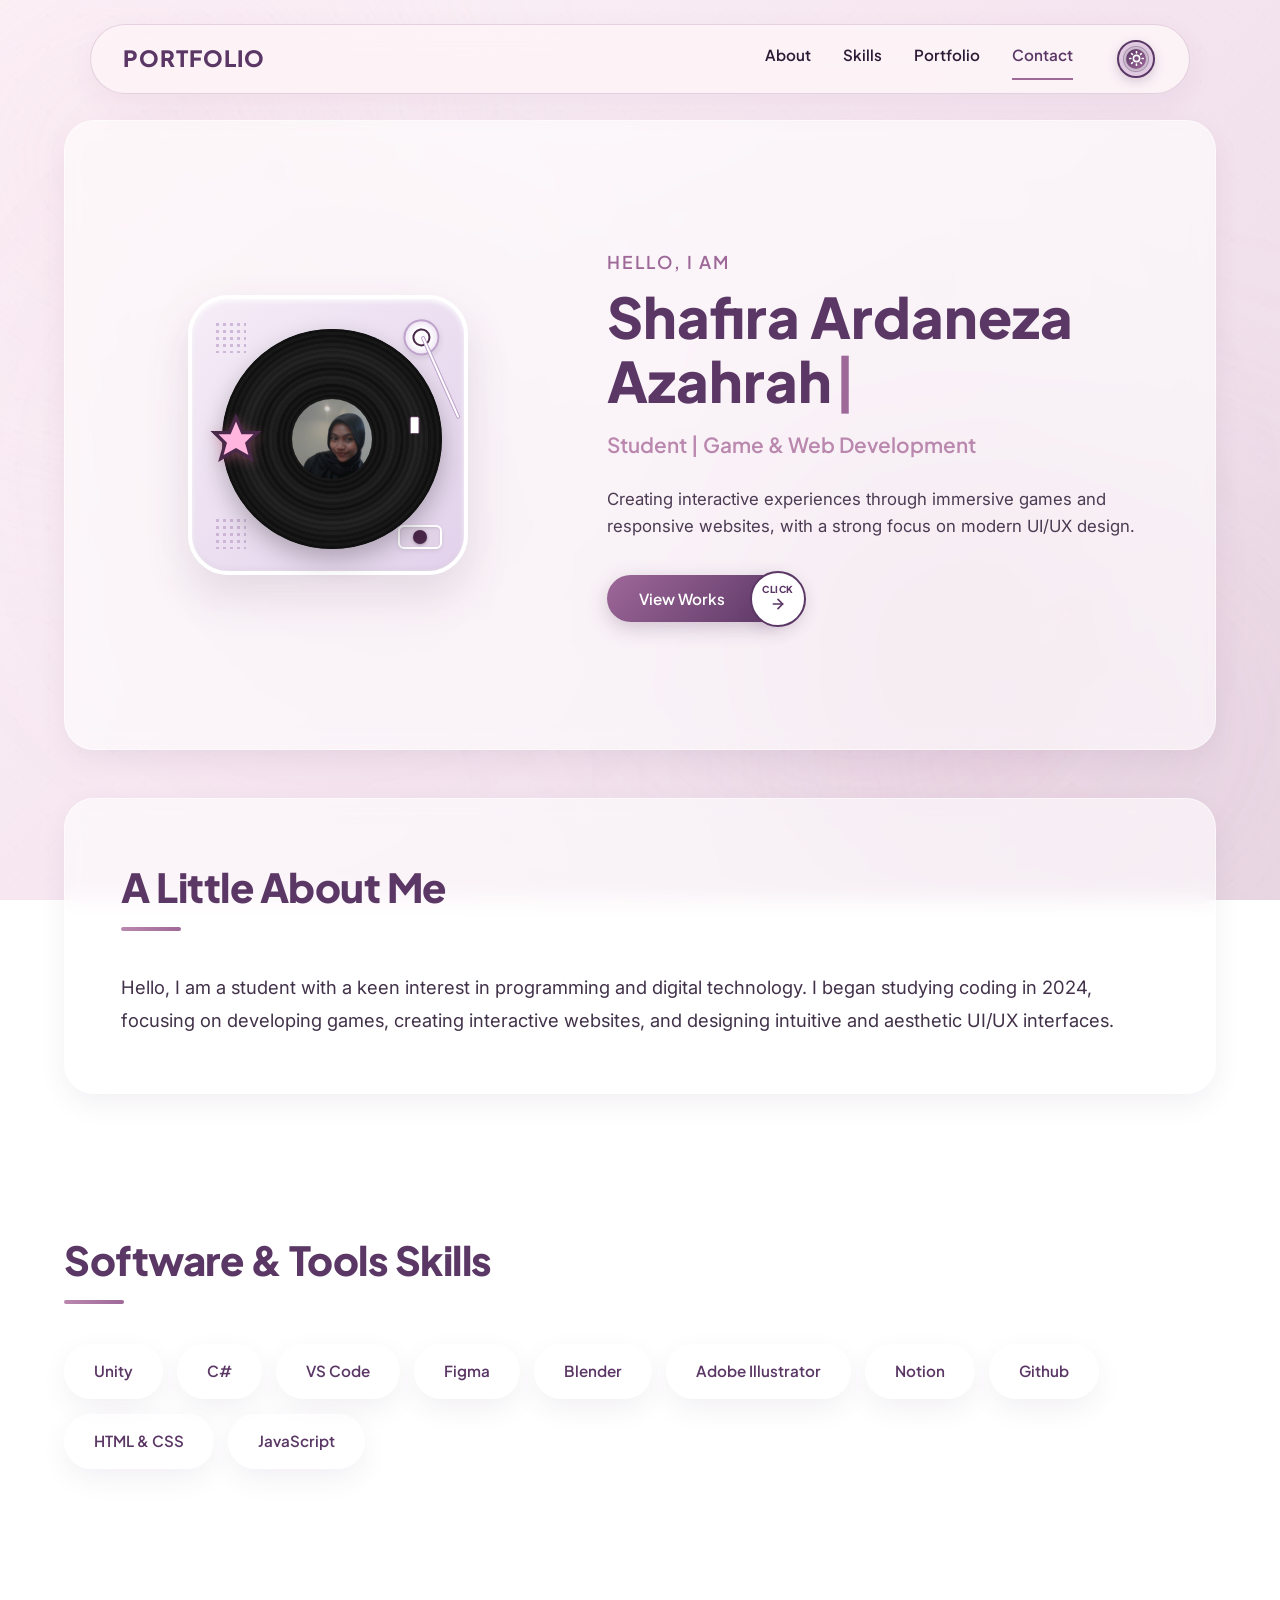
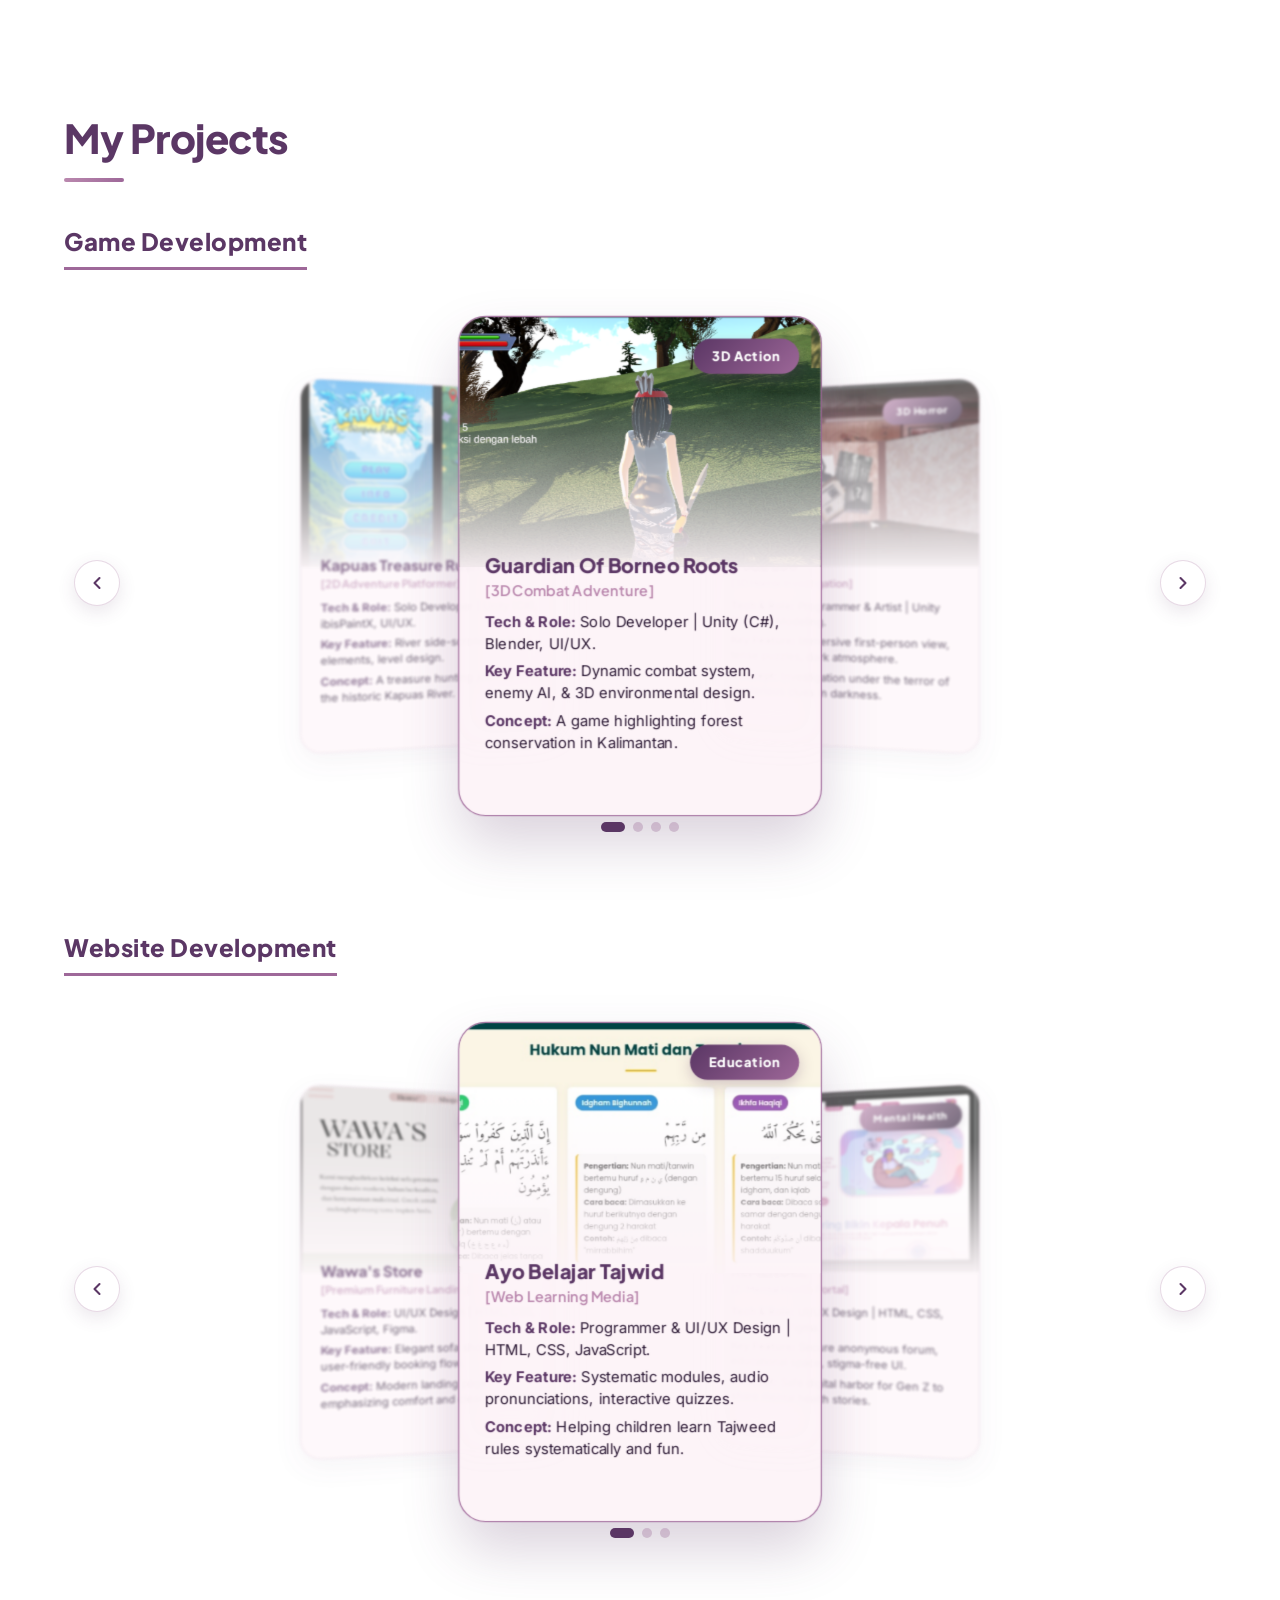
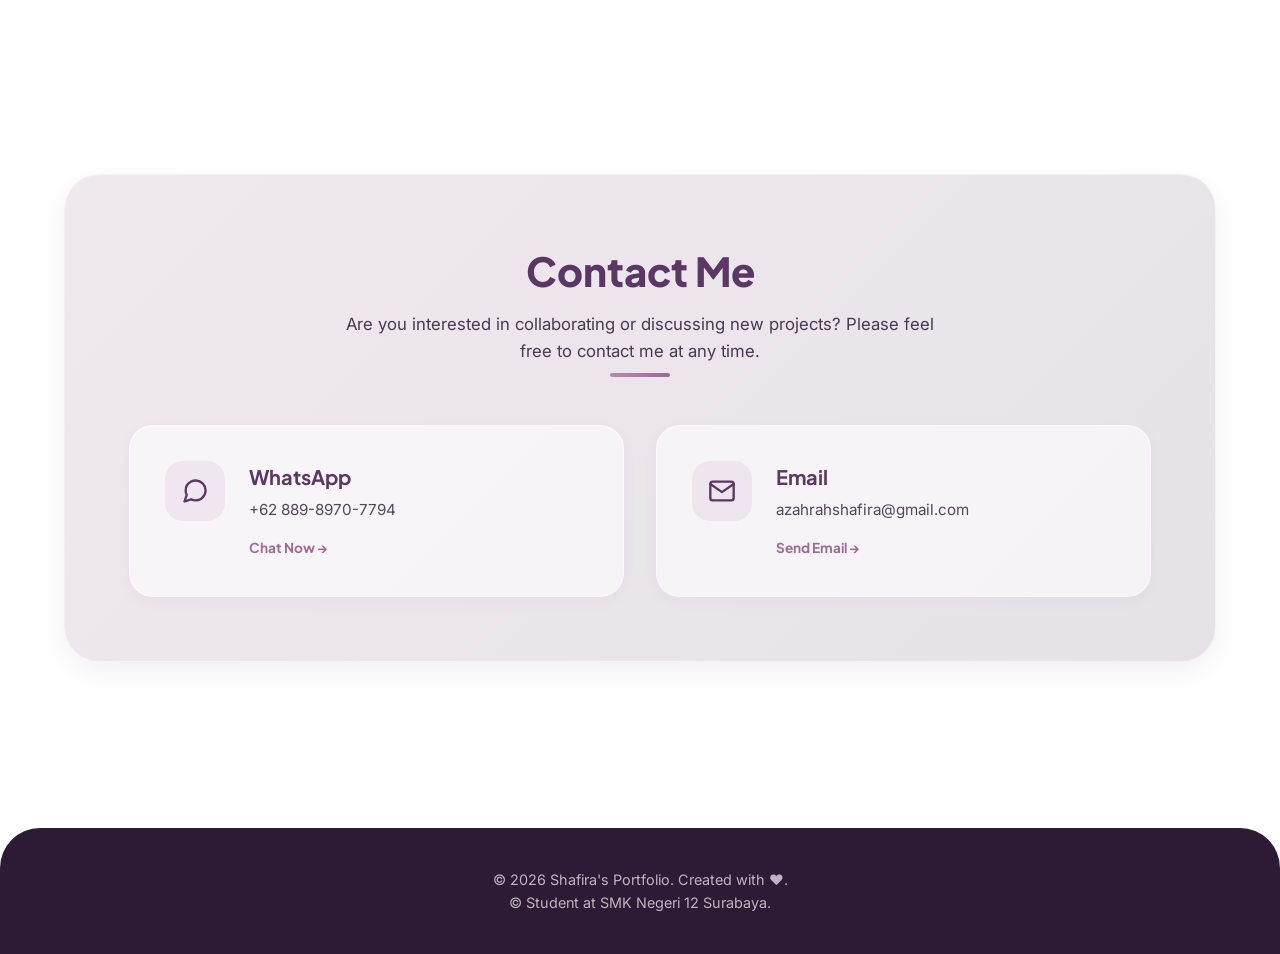
<file: index.html>
<!DOCTYPE html>
<html lang="en">
<head>
  <meta charset="UTF-8" />
  <meta name="viewport" content="width=device-width, initial-scale=1.0"/>
  <title>Portfolio | Shafira Ardaneza Azahrah</title>
  
  <!-- Google Fonts -->
  <link rel="preconnect" href="https://fonts.googleapis.com">
  <link rel="preconnect" href="https://fonts.gstatic.com" crossorigin>
  <link href="https://fonts.googleapis.com/css2?family=Inter:wght@300;400;500;600;700&family=Plus+Jakarta+Sans:wght@400;500;600;700;800&display=swap" rel="stylesheet">
  
  <link rel="stylesheet" href="style.css?v=9" />
</head>
<body>

  <!-- BACKGROUND DECORATIONS -->
  <div class="bg-decorations">
    <div class="bg-grid"></div>
    <div class="blob blob-1"></div>
    <div class="blob blob-2"></div>
    <div class="blob blob-3"></div>
    <div class="blob blob-4"></div>
    <div class="shape shape-1">✦</div>
    <div class="shape shape-2">○</div>
    <div class="shape shape-3">✦</div>
    <div class="shape shape-4">⬡</div>
  </div>

  <!-- NAVBAR -->
  <header class="navbar">
    <div class="nav-container">
      <h1 class="logo" onclick="scrollToSection('about')">PORTFOLIO</h1>
      
      <!-- Hamburger Menu Button -->
      <button class="menu-toggle" id="menuToggle" aria-label="Open Menu">
        <span class="bar"></span>
        <span class="bar"></span>
        <span class="bar"></span>
      </button>

      <nav class="nav-menu" id="navMenu">
        <a href="#about" class="nav-link">About</a>
        <a href="#skills" class="nav-link">Skills</a>
        <a href="#portfolio" class="nav-link">Portfolio</a>
        <a href="#contact" class="nav-link">Contact</a>
        
        <!-- Vinyl Record Theme Toggle Button -->
        <button class="theme-toggle-vinyl" id="themeToggle" aria-label="Toggle Dark/Light Mode" title="Toggle Theme">
          <div class="vinyl-mini-record">
            <div class="vinyl-mini-grooves"></div>
            <div class="vinyl-mini-label">
              <!-- Sun Icon for Light Mode -->
              <svg class="sun-icon" xmlns="http://www.w3.org/2000/svg" width="15" height="15" viewBox="0 0 24 24" fill="none" stroke="currentColor" stroke-width="2.5" stroke-linecap="round" stroke-linejoin="round">
                <circle cx="12" cy="12" r="5"></circle>
                <line x1="12" y1="1" x2="12" y2="3"></line>
                <line x1="12" y1="21" x2="12" y2="23"></line>
                <line x1="4.22" y1="4.22" x2="5.64" y2="5.64"></line>
                <line x1="18.36" y1="18.36" x2="19.78" y2="19.78"></line>
                <line x1="1" y1="12" x2="3" y2="12"></line>
                <line x1="21" y1="12" x2="23" y2="12"></line>
                <line x1="4.22" y1="19.78" x2="5.64" y2="18.36"></line>
                <line x1="18.36" y1="5.64" x2="19.78" y2="4.22"></line>
              </svg>
              <!-- Moon Icon for Dark Mode -->
              <svg class="moon-icon" xmlns="http://www.w3.org/2000/svg" width="15" height="15" viewBox="0 0 24 24" fill="none" stroke="currentColor" stroke-width="2.5" stroke-linecap="round" stroke-linejoin="round">
                <path d="M21 12.79A9 9 0 1 1 11.21 3 7 7 0 0 0 21 12.79z"></path>
              </svg>
            </div>
          </div>
        </button>
      </nav>
    </div>
  </header>

  <!-- MAIN CONTAINER -->
  <main class="main-content">
    
    <!-- HERO -->
    <section class="hero">
      <!-- VINYL TURNTABLE PLAYER (Left) -->
      <div class="vinyl-container">
        <div class="vinyl-player-base">
          <!-- Decorative dots in corners -->
          <div class="turntable-dots-tl"></div>
          <div class="turntable-dots-bl"></div>
          
          <!-- Control Panel Switch -->
          <div class="turntable-ctrl">
            <div class="ctrl-knob"></div>
          </div>
          
          <!-- Vinyl Record -->
          <div class="vinyl-record-wrap">
            <div class="vinyl-record">
              <div class="vinyl-grooves"></div>
              <div class="vinyl-label">
                <img src="Foto.jpg" alt="Shafira's Photo" class="vinyl-photo">
              </div>
              <div class="vinyl-shine"></div>
            </div>
            
            <!-- Pink Star Overlay -->
            <div class="vinyl-star">
              <svg viewBox="0 0 24 24" xml:space="preserve">
                <polygon points="12,2 15,9 22,9 17,14 19,21 12,17 5,21 7,14 2,9 9,9" />
              </svg>
            </div>
          </div>

          <!-- Tonearm / Needle arm -->
          <div class="tonearm-container">
            <div class="tonearm-base">
              <div class="tonearm-base-inner"></div>
            </div>
            <div class="tonearm-arm"></div>
            <div class="tonearm-head"></div>
          </div>
        </div>
      </div>

      <!-- HERO TEXT (Right) -->
      <div class="hero-text">
        <span class="hero-greeting">Hello, I am</span>
        <h2 class="hero-name"><span id="typewriterText">Shafira Ardaneza Azahrah</span><span class="typewriter-cursor" id="typewriterCursor">|</span></h2>
        <p class="hero-subtitle">Student | Game &amp; Web Development</p>
        <p class="hero-desc">Creating interactive experiences through immersive games and responsive websites, with a strong focus on modern UI/UX design.</p>
        <div class="btn-wrapper">
          <button class="btn-primary" onclick="scrollToSection('portfolio')">View Works</button>
          <span class="btn-badge" onclick="scrollToSection('portfolio')">
            <svg xmlns="http://www.w3.org/2000/svg" width="16" height="16" viewBox="0 0 24 24" fill="none" stroke="currentColor" stroke-width="2.5" stroke-linecap="round" stroke-linejoin="round">
              <line x1="5" y1="12" x2="19" y2="12"></line>
              <polyline points="12 5 19 12 12 19"></polyline>
            </svg>
          </span>
        </div>
      </div>
    </section>

    <!-- ABOUT -->
    <section id="about" class="section section-about">
      <div class="section-header">
        <h3>A Little About Me</h3>
        <div class="header-line"></div>
      </div>
      <p class="about-text">
        Hello, I am a student with a keen interest in programming and digital technology. 
        I began studying coding in 2024, focusing on developing games, 
        creating interactive websites, and designing intuitive and aesthetic UI/UX interfaces.
      </p>
    </section>

    <!-- SKILLS -->
    <section id="skills" class="section section-skills">
      <div class="section-header">
        <h3>Software & Tools Skills</h3>
        <div class="header-line"></div>
      </div>
      <div class="skill-box">
        <div class="skill">
          <span class="skill-name">Unity</span>
        </div>
        <div class="skill">
          <span class="skill-name">C#</span>
        </div>
        <div class="skill">
          <span class="skill-name">VS Code</span>
        </div>
        <div class="skill">
          <span class="skill-name">Figma</span>
        </div>
        <div class="skill">
          <span class="skill-name">Blender</span>
        </div>
        <div class="skill">
          <span class="skill-name">Adobe Illustrator</span>
        </div>
        <div class="skill">
          <span class="skill-name">Notion</span>
        </div>
        <div class="skill">
          <span class="skill-name">Github</span>
        </div>
        <div class="skill">
          <span class="skill-name">HTML & CSS</span>
        </div>
        <div class="skill">
          <span class="skill-name">JavaScript</span>
        </div>
      </div>
    </section>

    <!-- PORTFOLIO -->
    <section id="portfolio" class="section section-portfolio">
      <div class="section-header">
        <h3>My Projects</h3>
        <div class="header-line"></div>
      </div>

      <!-- Category 1: Game Portfolio -->
      <div class="portfolio-group">
        <h4 class="portfolio-group-title">Game Development</h4>
        
        <div class="album-carousel-container" id="gameCarousel">
          <button class="carousel-nav-btn prev-btn" aria-label="Previous Game">
            <svg xmlns="http://www.w3.org/2000/svg" width="20" height="20" viewBox="0 0 24 24" fill="none" stroke="currentColor" stroke-width="2.5" stroke-linecap="round" stroke-linejoin="round"><polyline points="15 18 9 12 15 6"></polyline></svg>
          </button>
          
          <div class="album-carousel-stage">
            <div class="album-carousel-track">

              <!-- Card 1: Guardian of Borneo Roots -->
              <div class="album-card play-trigger" id="openTeaserBtn" data-index="0">
                <div class="album-badge">3D Action</div>
                <div class="album-img-wrap">
                  <img src="GuardiabOfBorneoRoots2.png" alt="Guardian Of Borneo Roots">
                  <div class="album-img-gradient"></div>
                  <div class="album-play-overlay">
                    <span class="album-play-icon">
                      <svg xmlns="http://www.w3.org/2000/svg" viewBox="0 0 24 24" fill="currentColor" width="24" height="24">
                        <path d="M8 5v14l11-7z"/>
                      </svg>
                    </span>
                    <span class="album-play-label">Watch Teaser</span>
                  </div>
                </div>
                <div class="album-details">
                  <h5 class="album-title">Guardian Of Borneo Roots <span class="title-sub">[3D Combat Adventure]</span></h5>
                  <div class="album-meta">
                    <p><strong>Tech & Role:</strong> Solo Developer | Unity (C#), Blender, UI/UX.</p>
                    <p><strong>Key Feature:</strong> Dynamic combat system, enemy AI, & 3D environmental design.</p>
                    <p><strong>Concept:</strong> A game highlighting forest conservation in Kalimantan.</p>
                  </div>
                </div>
              </div>

              <!-- Card 2: Code 666 -->
              <div class="album-card" data-index="1">
                <div class="album-badge badge-alt">3D Horror</div>
                <div class="album-img-wrap">
                  <img src="Code666.png" alt="Code 666">
                  <div class="album-img-gradient"></div>
                </div>
                <div class="album-details">
                  <h5 class="album-title">Code 666 <span class="title-sub">[3D Horror Investigation]</span></h5>
                  <div class="album-meta">
                    <p><strong>Tech & Role:</strong> Programmer & Artist | Unity (C#), 3D Modeling.</p>
                    <p><strong>Key Feature:</strong> Immersive first-person view, tense puzzles, dark atmosphere.</p>
                    <p><strong>Concept:</strong> Investigation under the terror of mysterious clues in darkness.</p>
                  </div>
                </div>
              </div>

              <!-- Card 3: Fruity Boomz -->
              <div class="album-card" data-index="2">
                <div class="album-badge">Casual</div>
                <div class="album-img-wrap">
                  <img src="FruityBoomz.jpg" alt="Fruity Boomz">
                  <div class="album-img-gradient"></div>
                </div>
                <div class="album-details">
                  <h5 class="album-title">Fruity Boomz <span class="title-sub">[2D Match-3 Casual]</span></h5>
                  <div class="album-meta">
                    <p><strong>Tech & Role:</strong> Artist | Unity (C#), ibisPaintX, UI Design.</p>
                    <p><strong>Key Feature:</strong> Sweet fruits theme, relaxed gameplay, bright visual graphics.</p>
                    <p><strong>Concept:</strong> Pop puzzle match-3 with fun and colorful fruits.</p>
                  </div>
                </div>
              </div>

              <!-- Card 4: Kapuas Treasure Rush -->
              <div class="album-card" data-index="3">
                <div class="album-badge badge-alt">2D Adventure</div>
                <div class="album-img-wrap">
                  <img src="KapuasTreasureRush.jpg" alt="Kapuas Treasure Rush">
                  <div class="album-img-gradient"></div>
                </div>
                <div class="album-details">
                  <h5 class="album-title">Kapuas Treasure Rush <span class="title-sub">[2D Adventure Platformer]</span></h5>
                  <div class="album-meta">
                    <p><strong>Tech & Role:</strong> Solo Developer | Unity (C#), ibisPaintX, UI/UX.</p>
                    <p><strong>Key Feature:</strong> River side-scroller, cultural elements, level design.</p>
                    <p><strong>Concept:</strong> A treasure hunting journey along the historic Kapuas River.</p>
                  </div>
                </div>
              </div>

            </div>
          </div>
          
          <button class="carousel-nav-btn next-btn" aria-label="Next Game">
            <svg xmlns="http://www.w3.org/2000/svg" width="20" height="20" viewBox="0 0 24 24" fill="none" stroke="currentColor" stroke-width="2.5" stroke-linecap="round" stroke-linejoin="round"><polyline points="9 18 15 12 9 6"></polyline></svg>
          </button>

          <div class="carousel-dots"></div>
        </div>
      </div>

      <!-- Category 2: Website Portfolio -->
      <div class="portfolio-group" style="margin-top: 4rem;">
        <h4 class="portfolio-group-title">Website Development</h4>
        
        <div class="album-carousel-container" id="webCarousel">
          <button class="carousel-nav-btn prev-btn" aria-label="Previous Website">
            <svg xmlns="http://www.w3.org/2000/svg" width="20" height="20" viewBox="0 0 24 24" fill="none" stroke="currentColor" stroke-width="2.5" stroke-linecap="round" stroke-linejoin="round"><polyline points="15 18 9 12 15 6"></polyline></svg>
          </button>
          
          <div class="album-carousel-stage">
            <div class="album-carousel-track">

              <!-- Card 1: Ayo Belajar Tajwid -->
              <div class="album-card" data-index="0">
                <div class="album-badge">Education</div>
                <div class="album-img-wrap">
                  <img src="Tajwid.png" alt="Ayo Belajar Tajwid">
                  <div class="album-img-gradient"></div>
                </div>
                <div class="album-details">
                  <h5 class="album-title">Ayo Belajar Tajwid <span class="title-sub">[Web Learning Media]</span></h5>
                  <div class="album-meta">
                    <p><strong>Tech & Role:</strong> Programmer & UI/UX Design | HTML, CSS, JavaScript.</p>
                    <p><strong>Key Feature:</strong> Systematic modules, audio pronunciations, interactive quizzes.</p>
                    <p><strong>Concept:</strong> Helping children learn Tajweed rules systematically and fun.</p>
                  </div>
                </div>
              </div>

              <!-- Card 2: KEMENGEZ -->
              <div class="album-card" data-index="1">
                <div class="album-badge badge-alt">Mental Health</div>
                <div class="album-img-wrap">
                  <img src="Kemengez.png" alt="KEMENGEZ">
                  <div class="album-img-gradient"></div>
                </div>
                <div class="album-details">
                  <h5 class="album-title">KEMENGEZ <span class="title-sub">[Z-Mental Health Portal]</span></h5>
                  <div class="album-meta">
                    <p><strong>Tech & Role:</strong> UI/UX Design | HTML, CSS, JavaScript, Figma.</p>
                    <p><strong>Key Feature:</strong> Secure anonymous forum, educational space, stigma-free UI.</p>
                    <p><strong>Concept:</strong> Safe digital harbor for Gen Z to share mental health stories.</p>
                  </div>
                </div>
              </div>

              <!-- Card 3: Wawa's Store -->
              <div class="album-card" data-index="2">
                <div class="album-badge">E-Commerce</div>
                <div class="album-img-wrap">
                  <img src="WawasStore.png" alt="Wawa's Store">
                  <div class="album-img-gradient"></div>
                </div>
                <div class="album-details">
                  <h5 class="album-title">Wawa's Store <span class="title-sub">[Premium Furniture Landing]</span></h5>
                  <div class="album-meta">
                    <p><strong>Tech & Role:</strong> UI/UX Design | HTML, CSS, JavaScript, Figma.</p>
                    <p><strong>Key Feature:</strong> Elegant sofa showcases, user-friendly booking flow.</p>
                    <p><strong>Concept:</strong> Modern landing page emphasizing comfort and clean aesthetics.</p>
                  </div>
                </div>
              </div>

            </div>
          </div>

          <button class="carousel-nav-btn next-btn" aria-label="Next Website">
            <svg xmlns="http://www.w3.org/2000/svg" width="20" height="20" viewBox="0 0 24 24" fill="none" stroke="currentColor" stroke-width="2.5" stroke-linecap="round" stroke-linejoin="round"><polyline points="9 18 15 12 9 6"></polyline></svg>
          </button>

          <div class="carousel-dots"></div>
        </div>
      </div>
    </section>

    <!-- CONTACT -->
    <section id="contact" class="section section-contact">
      <div class="contact-box">
        <div class="contact-header">
          <h3>Contact Me</h3>
          <p>Are you interested in collaborating or discussing new projects? Please feel free to contact me at any time.</p>
          <div class="header-line"></div>
        </div>
        
        <div class="contact-grid">
          <!-- WhatsApp Link -->
          <a href="https://wa.me/6288989707794?text=Hello%20Shafira,%20I%20am%20interested%20in%20collaborating%20after%20viewing%20your%20portfolio." target="_blank" rel="noopener" class="contact-item card-wa">
            <div class="contact-icon">
              <!-- SVG WhatsApp Icon -->
              <svg xmlns="http://www.w3.org/2000/svg" width="28" height="28" viewBox="0 0 24 24" fill="none" stroke="currentColor" stroke-width="2" stroke-linecap="round" stroke-linejoin="round" class="feather feather-message-circle"><path d="M21 11.5a8.38 8.38 0 0 1-.9 3.8 8.5 8.5 0 0 1-7.6 4.7 8.38 8.38 0 0 1-3.8-.9L3 21l1.9-5.7a8.38 8.38 0 0 1-.9-3.8 8.5 8.5 0 0 1 4.7-7.6 8.38 8.38 0 0 1 3.8-.9h.5a8.48 8.48 0 0 1 8 8v.5z"></path></svg>
            </div>
            <div class="contact-info-text">
              <h4>WhatsApp</h4>
              <p>+62 889-8970-7794</p>
              <span class="contact-btn">Chat Now &rarr;</span>
            </div>
          </a>

          <!-- Email Link -->
          <a href="mailto:azahrahshafira@gmail.com?subject=Inquiry%20Regarding%20Portfolio&body=Hello%20Shafira," class="contact-item card-mail">
            <div class="contact-icon">
              <!-- SVG Envelope Icon -->
              <svg xmlns="http://www.w3.org/2000/svg" width="28" height="28" viewBox="0 0 24 24" fill="none" stroke="currentColor" stroke-width="2" stroke-linecap="round" stroke-linejoin="round" class="feather feather-mail"><path d="M4 4h16c1.1 0 2 .9 2 2v12c0 1.1-.9 2-2 2H4c-1.1 0-2-.9-2-2V6c0-1.1.9-2 2-2z"></path><polyline points="22,6 12,13 2,6"></polyline></svg>
            </div>
            <div class="contact-info-text">
              <h4>Email</h4>
              <p>azahrahshafira@gmail.com</p>
              <span class="contact-btn">Send Email &rarr;</span>
            </div>
          </a>
        </div>
      </div>
    </section>

  </main>

  <!-- FOOTER -->
  <footer>
    <div class="footer-content">
      <p>&copy; 2026 Shafira's Portfolio. Created with &hearts;.</p>
      <p>&copy; Student at SMK Negeri 12 Surabaya.</p>
    </div>
  </footer>

  <!-- VIDEO TEASER MODAL -->
  <div class="video-modal" id="videoModal" aria-hidden="true">
    <div class="video-modal-overlay" id="closeTeaserOverlay"></div>
    <div class="video-modal-content">
      <button class="video-modal-close" id="closeTeaserBtn" aria-label="Close Video">&times;</button>
      <div class="video-responsive-container">
        <iframe
          id="teaserVideo"
          src=""
          data-src="https://www.youtube.com/embed/tceJ-cRqOAw?rel=0&modestbranding=1"
          title="Guardian Of Borneo Roots — Project Teaser"
          frameborder="0"
          allow="accelerometer; autoplay; clipboard-write; encrypted-media; gyroscope; picture-in-picture; web-share"
          referrerpolicy="strict-origin-when-cross-origin"
          allowfullscreen>
        </iframe>
      </div>
    </div>
  </div>

  <script src="script.js"></script>
</body>
</html>
</file>
<file: style.css>
/* ================== BRAND COLOR SYSTEM & THEME VARIABLES ================== */
:root, [data-theme="light"] {
  --pink-cream: #FDF4F8; /* Soft base background */
  --pink-light: #F7D6E6; /* Pastel pink highlights */
  --pink-soft:  #E8BFD5; /* Accent pink */
  --mauve:      #BA88AE; /* Medium rose/mauve */
  --purple-mid: #9E6899; /* Mid purple */
  --purple-dark:#5B3765; /* Brand primary */
  --purple-deep:#2D1B36; /* High contrast body text / background accents */
  --white:      #ffffff;
  
  --body-bg: linear-gradient(135deg, #FDF4F8 0%, #F5E5F0 50%, #EADBE6 100%);
  --nav-bg: rgba(253, 244, 248, 0.9);
  --nav-border: rgba(158, 104, 153, 0.25);
  --footer-bg: #2D1B36;
  --footer-text: #FDF4F8;
  --text-main: #2D1B36;
  --text-title: #5B3765;
  --card-bg-solid: rgba(253, 244, 248, 0.95);
  
  /* Glassmorphism Styles */
  --glass-bg: rgba(255, 255, 255, 0.6);
  --glass-border: rgba(255, 255, 255, 0.5);
  --glass-shadow: 0 10px 30px -5px rgba(91, 55, 101, 0.1);
  --card-hover-shadow: 0 20px 40px -10px rgba(91, 55, 101, 0.2);
  
  /* Fonts */
  --font-title: 'Plus Jakarta Sans', sans-serif;
  --font-body: 'Inter', sans-serif;
}

[data-theme="dark"] {
  --pink-cream: #12091c;
  --pink-light: #3a1e38;
  --pink-soft:  #9e5e89;
  --mauve:      #c794bc;
  --purple-mid: #b87eb3;
  --purple-dark:#e8b8ed; /* High contrast headings in dark mode */
  --purple-deep:#f3e8f8; /* Crisp body text in dark mode */
  --white:      #1c1029;
  
  --body-bg: linear-gradient(135deg, #0e0717 0%, #170d24 50%, #1e1130 100%);
  --nav-bg: rgba(20, 11, 32, 0.92);
  --nav-border: rgba(232, 184, 237, 0.3);
  --footer-bg: #0a0412;
  --footer-text: #f0e2f5;
  --text-main: #f0e2f5;
  --text-title: #f7e8fb;
  --card-bg-solid: rgba(26, 15, 38, 0.95);
  
  /* Dark Glassmorphism Styles */
  --glass-bg: rgba(26, 15, 38, 0.78);
  --glass-border: rgba(158, 104, 153, 0.3);
  --glass-shadow: 0 10px 35px -5px rgba(0, 0, 0, 0.5);
  --card-hover-shadow: 0 20px 45px -10px rgba(184, 126, 179, 0.25);
}

/* ================== GLOBAL STYLES ================== */
* {
  margin: 0;
  padding: 0;
  box-sizing: border-box;
}

html {
  scroll-behavior: smooth;
  font-size: 16px;
}

body {
  background: var(--body-bg);
  background-attachment: fixed;
  color: var(--text-main);
  font-family: var(--font-body);
  line-height: 1.6;
  overflow-x: hidden;
  -webkit-font-smoothing: antialiased;
  transition: background 0.4s ease, color 0.4s ease, border-color 0.4s ease;
}

/* Custom Scrollbar */
::-webkit-scrollbar {
  width: 10px;
}
::-webkit-scrollbar-track {
  background: var(--pink-cream);
}
::-webkit-scrollbar-thumb {
  background: var(--mauve);
  border-radius: 5px;
}
::-webkit-scrollbar-thumb:hover {
  background: var(--purple-mid);
}

/* Selection highlight */
::selection {
  background-color: var(--pink-soft);
  color: var(--purple-deep);
}

/* Base Layout Container */
.main-content {
  max-width: 1200px;
  margin: 0 auto;
  padding: 0 1.5rem;
}

/* Section Common Styling */
.section {
  padding: clamp(4rem, 8vw, 8rem) 0;
}

.section-header {
  margin-bottom: 2.5rem;
}

.section-header h3 {
  font-family: var(--font-title);
  font-size: clamp(1.8rem, 4vw, 2.5rem);
  font-weight: 800;
  color: var(--purple-dark);
  letter-spacing: -0.5px;
}

.header-line {
  width: 60px;
  height: 4px;
  background: linear-gradient(90deg, var(--mauve), var(--purple-mid));
  border-radius: 2px;
  margin-top: 0.5rem;
}

/* Buttons */
.btn-primary {
  background: linear-gradient(
    135deg,
    var(--purple-mid),
    var(--purple-dark)
  );
  color: var(--white);
  border: none;
  padding: 0.9rem 2rem;
  border-radius: 50px;
  font-family: var(--font-title);
  font-weight: 600;
  font-size: 0.95rem;
  cursor: pointer;
  box-shadow: 0 6px 20px rgba(91, 55, 101, 0.25);
  transition: all 0.35s cubic-bezier(0.165, 0.84, 0.44, 1);
  display: inline-block;
  text-decoration: none;
}

.btn-primary:hover {
  transform: translateY(-3px);
  box-shadow: 0 12px 25px rgba(91, 55, 101, 0.35);
  background: linear-gradient(
    135deg,
    var(--mauve),
    var(--purple-mid)
  );
}

.btn-primary:active {
  transform: translateY(-1px);
}

/* ================== NAVBAR ================== */
.navbar {
  position: fixed;
  top: 1.5rem;
  left: 50%;
  transform: translateX(-50%);
  width: 90%;
  max-width: 1100px;
  z-index: 1000;
  background: var(--nav-bg);
  backdrop-filter: blur(15px);
  -webkit-backdrop-filter: blur(15px);
  border: 1px solid var(--nav-border);
  border-radius: 999px;
  box-shadow: 0 10px 30px rgba(91, 55, 101, 0.06);
  transition: background 0.4s ease, border-color 0.4s ease, box-shadow 0.4s ease;
}

.nav-container {
  width: 100%;
  padding: 0.8rem 2rem;
  display: flex;
  justify-content: space-between;
  align-items: center;
}

.logo {
  font-family: var(--font-title);
  font-weight: 800;
  font-size: 1.4rem;
  color: var(--purple-dark);
  letter-spacing: 1px;
  cursor: pointer;
  transition: opacity 0.3s;
}

.logo:hover {
  opacity: 0.85;
}

/* Desktop Menu */
.nav-menu {
  display: flex;
  gap: 2rem;
}

.nav-link {
  color: var(--purple-deep);
  text-decoration: none;
  font-family: var(--font-title);
  font-weight: 600;
  font-size: 0.95rem;
  position: relative;
  padding: 0.3rem 0;
  transition: color 0.3s;
}

.nav-link:hover,
.nav-link.active {
  color: var(--purple-dark);
}

.nav-link::after {
  content: '';
  position: absolute;
  bottom: 0;
  left: 0;
  width: 100%;
  height: 2px;
  background-color: var(--purple-mid);
  transform: scaleX(0);
  transform-origin: right;
  transition: transform 0.3s ease-out;
}

.nav-link:hover::after,
.nav-link.active::after {
  transform: scaleX(1);
  transform-origin: left;
}

/* Hamburger Icon */
.menu-toggle {
  display: none;
  flex-direction: column;
  justify-content: space-between;
  width: 26px;
  height: 18px;
  background: transparent;
  border: none;
  cursor: pointer;
  z-index: 1001;
}

.menu-toggle .bar {
  width: 100%;
  height: 3px;
  background-color: var(--purple-dark);
  border-radius: 4px;
  transition: all 0.3s cubic-bezier(0.645, 0.045, 0.355, 1);
}

/* ================== HERO ================== */
.hero {
  min-height: 70vh;
  display: grid;
  grid-template-columns: 1fr 1.3fr;
  align-items: center;
  gap: 4rem;
  padding: 4rem 3rem 4rem 3rem;
  background: var(--glass-bg);
  border: 1px solid var(--glass-border);
  border-radius: 30px;
  box-shadow: var(--glass-shadow);
  backdrop-filter: blur(10px);
  -webkit-backdrop-filter: blur(10px);
  margin-top: 7.5rem;
  margin-bottom: 3rem;
  overflow: visible; /* allow lanyard strap to bleed above the box */
}


.hero-greeting {
  font-family: var(--font-title);
  font-weight: 600;
  color: var(--purple-mid);
  font-size: 1.1rem;
  text-transform: uppercase;
  letter-spacing: 2px;
  display: block;
  margin-bottom: 0.5rem;
}

.hero-text h2 {
  font-family: var(--font-title);
  font-weight: 800;
  font-size: clamp(2.2rem, 4.5vw, 3.5rem);
  color: var(--purple-dark);
  line-height: 1.15;
  margin-bottom: 1rem;
}

.hero-subtitle {
  font-family: var(--font-title);
  font-size: clamp(1.1rem, 2vw, 1.3rem);
  font-weight: 600;
  color: var(--mauve);
  margin-bottom: 1.5rem;
}

.hero-desc {
  font-size: clamp(0.95rem, 1.5vw, 1.05rem);
  color: var(--purple-deep);
  opacity: 0.85;
  margin-bottom: 2.2rem;
  max-width: 550px;
}

/* INTERACTIVE VINYL RECORD PLAYER */
.vinyl-container {
  display: flex;
  justify-content: center;
  align-items: center;
  z-index: 2;
}

.vinyl-player-base {
  position: relative;
  width: 280px;
  height: 280px;
  background: linear-gradient(135deg, #f5edf7 0%, #e2d1eb 100%);
  border: 4px solid #ffffff;
  border-radius: 40px;
  box-shadow: 
    0 20px 45px rgba(91, 55, 101, 0.14), 
    inset 0 2px 5px rgba(255, 255, 255, 0.9), 
    inset 0 -2px 5px rgba(0, 0, 0, 0.05);
  animation: floatProfile 6s infinite ease-in-out;
}

/* Decorative dots grid in corners */
.turntable-dots-tl, .turntable-dots-bl {
  position: absolute;
  width: 32px;
  height: 32px;
  background-image: radial-gradient(circle, #bfa3cc 1.5px, transparent 1.5px);
  background-size: 7px 7px;
  opacity: 0.7;
}
.turntable-dots-tl { top: 22px; left: 22px; }
.turntable-dots-bl { bottom: 22px; left: 22px; }

/* Control panel switch knob */
.turntable-ctrl {
  position: absolute;
  bottom: 22px;
  right: 22px;
  width: 44px;
  height: 24px;
  background: #e2d3e8;
  border: 2px solid #ffffff;
  border-radius: 6px;
  box-shadow: inset 0 1px 3px rgba(0,0,0,0.1), 0 2px 4px rgba(0,0,0,0.08);
  display: flex;
  align-items: center;
  justify-content: center;
}
.ctrl-knob {
  width: 14px;
  height: 14px;
  background: #4a284a;
  border-radius: 50%;
  box-shadow: 0 1px 3px rgba(0,0,0,0.3);
}

/* Vinyl Record Wrapper & Placed in Center */
.vinyl-record-wrap {
  position: absolute;
  top: 30px;
  left: 30px;
  width: 220px;
  height: 220px;
  z-index: 2;
  transition: transform 0.4s ease;
}

.vinyl-player-base:hover .vinyl-record-wrap {
  transform: scale(1.02);
}

/* Rotating Disc */
.vinyl-record {
  position: relative;
  width: 100%;
  height: 100%;
  border-radius: 50%;
  background: #111111;
  box-shadow: 0 10px 25px rgba(0, 0, 0, 0.25);
  display: flex;
  align-items: center;
  justify-content: center;
  animation: spinVinyl 4s infinite linear;
  overflow: hidden;
}

/* Pause the spin on hover to make the photo perfectly clear */
.vinyl-player-base:hover .vinyl-record {
  animation-play-state: paused;
}

.vinyl-grooves {
  position: absolute;
  top: 0;
  left: 0;
  width: 100%;
  height: 100%;
  border-radius: 50%;
  background: repeating-radial-gradient(
    circle,
    #181818 0px,
    #181818 2.5px,
    #101010 3px,
    #101010 5.5px
  );
  opacity: 0.9;
  z-index: 1;
}

/* Album Label (Photo inside Vinyl) */
.vinyl-label {
  position: relative;
  width: 84px;
  height: 84px;
  border-radius: 50%;
  border: 2.5px solid #181818;
  overflow: hidden;
  z-index: 2;
  display: flex;
  align-items: center;
  justify-content: center;
  background: #181818;
  transition: transform 0.4s cubic-bezier(0.165, 0.84, 0.44, 1), border-color 0.4s ease;
}

.vinyl-player-base:hover .vinyl-label {
  transform: scale(1.18);
  border-color: var(--purple-mid);
}

.vinyl-photo {
  width: 100%;
  height: 100%;
  object-fit: cover;
  transition: filter 0.4s ease;
  filter: brightness(0.85) contrast(0.95);
}

.vinyl-player-base:hover .vinyl-photo {
  filter: brightness(1.1) contrast(1.05);
}

/* Pink Star Overlay */
.vinyl-star {
  position: absolute;
  left: -12px;
  top: 50%;
  transform: translateY(-50%);
  width: 52px;
  height: 52px;
  z-index: 10;
  filter: drop-shadow(0 3px 6px rgba(219, 112, 147, 0.4));
  animation: pulseStar 3s infinite ease-in-out;
  pointer-events: none;
}
.vinyl-star svg {
  width: 100%;
  height: 100%;
  fill: #ffb5dd;
  stroke: #4a284a;
  stroke-width: 1.5;
}

@keyframes pulseStar {
  0%, 100% { transform: translateY(-50%) scale(1); }
  50% { transform: translateY(-50%) scale(1.08); }
}

/* Light reflections for realistic 3D shine */
.vinyl-shine {
  position: absolute;
  top: 0;
  left: 0;
  width: 100%;
  height: 100%;
  border-radius: 50%;
  background: radial-gradient(
    circle at 50% 50%,
    transparent 35%,
    rgba(255, 255, 255, 0.05) 38%,
    transparent 45%,
    rgba(255, 255, 255, 0.06) 55%,
    transparent 65%
  );
  pointer-events: none;
  z-index: 4;
}

/* Tonearm (Turntable Needle Arm) */
.tonearm-container {
  position: absolute;
  top: 15px;
  right: 15px;
  width: 60px;
  height: 130px;
  z-index: 5;
  pointer-events: none;
  transition: transform 0.5s cubic-bezier(0.165, 0.84, 0.44, 1);
  transform-origin: 35px 20px;
  transform: rotate(-8deg); /* points slightly away initially */
}

/* When base is hovered, tonearm moves on to play the record */
.vinyl-player-base:hover .tonearm-container {
  transform: rotate(20deg);
}

.tonearm-base {
  position: absolute;
  top: 5px;
  right: 10px;
  width: 36px;
  height: 36px;
  background: radial-gradient(circle, #ffffff 40%, #e2d1eb 100%);
  border: 2px solid #bfa3cc;
  border-radius: 50%;
  box-shadow: 0 3px 6px rgba(0, 0, 0, 0.1);
}

.tonearm-base-inner {
  position: absolute;
  top: 50%;
  left: 50%;
  transform: translate(-50%, -50%);
  width: 18px;
  height: 18px;
  background: #ffffff;
  border: 2px solid #4a284a;
  border-radius: 50%;
}

.tonearm-arm {
  position: absolute;
  top: 22px;
  right: 25px;
  width: 4px;
  height: 90px;
  background: #ffffff;
  border: 1px solid #bfa3cc;
  border-radius: 2px;
  transform: rotate(-16deg);
  transform-origin: top center;
}

.tonearm-head {
  position: absolute;
  top: 100px;
  right: 42px;
  width: 10px;
  height: 18px;
  background: #ffffff;
  border: 1.5px solid #4a284a;
  border-radius: 2px;
  transform: rotate(8deg);
}

/* Keyframe Animations */
@keyframes spinVinyl {
  from { transform: rotate(0deg); }
  to { transform: rotate(360deg); }
}

@keyframes rotateDecor {
  from { transform: rotate(0deg); }
  to { transform: rotate(360deg); }
}



/* CTA BUTTON WITH BADGE */
.btn-wrapper {
  position: relative;
  display: inline-flex;
  align-items: center;
  vertical-align: middle;
}

.btn-wrapper .btn-primary {
  padding-right: 3.8rem;
}

.btn-badge {
  position: absolute;
  right: -20px;
  width: 56px;
  height: 56px;
  border-radius: 50%;
  background: var(--white);
  border: 2px solid var(--purple-dark);
  color: var(--purple-dark);
  display: flex;
  flex-direction: column;
  align-items: center;
  justify-content: center;
  box-shadow: 0 4px 15px rgba(91, 55, 101, 0.15);
  transition: all 0.4s cubic-bezier(0.175, 0.885, 0.32, 1.275);
  cursor: pointer;
  z-index: 2;
}

.btn-badge::before {
  content: 'CLICK';
  font-family: var(--font-title);
  font-size: 0.6rem;
  font-weight: 800;
  letter-spacing: 0.5px;
  line-height: 1;
  margin-bottom: 2px;
}

.btn-badge svg {
  transition: transform 0.3s ease;
}

.btn-wrapper:hover .btn-badge {
  transform: translateX(4px) scale(1.08) rotate(15deg);
  box-shadow: 0 8px 20px rgba(91, 55, 101, 0.3);
}

.btn-wrapper:hover .btn-badge svg {
  transform: translateX(2px);
}

/* Animations */
@keyframes floatProfile {
  0% { transform: translateY(0px) rotate(0deg); }
  50% { transform: translateY(-10px) rotate(1deg); }
  100% { transform: translateY(0px) rotate(0deg); }
}

@keyframes pulseGlow {
  0% { transform: scale(0.95); opacity: 0.7; }
  100% { transform: scale(1.1); opacity: 1; }
}

/* ================== ABOUT ================== */
.section-about {
  background: var(--glass-bg);
  border: 1px solid var(--glass-border);
  border-radius: 30px;
  padding: 3.5rem clamp(1.5rem, 5vw, 3.5rem);
  box-shadow: var(--glass-shadow);
  backdrop-filter: blur(10px);
  -webkit-backdrop-filter: blur(10px);
}

.about-text {
  font-size: clamp(1rem, 1.8vw, 1.15rem);
  line-height: 1.8;
  color: var(--purple-deep);
  opacity: 0.9;
}

/* ================== SKILLS ================== */
.section-skills {
  margin: 2rem 0;
}

.skill-box {
  display: flex;
  gap: 0.9rem;
  flex-wrap: wrap;
}

.skill {
  background: var(--glass-bg);
  border: 1px solid var(--glass-border);
  color: var(--purple-dark);
  padding: 0.9rem 1.8rem;
  border-radius: 50px;
  font-family: var(--font-title);
  font-weight: 600;
  font-size: 0.95rem;
  display: flex;
  align-items: center;
  gap: 0.5rem;
  box-shadow: var(--glass-shadow);
  transition: all 0.3s cubic-bezier(0.165, 0.84, 0.44, 1);
  cursor: default;
}

.skill:hover {
  transform: translateY(-4px);
  background: var(--white);
  border-color: var(--pink-soft);
  box-shadow: 0 10px 25px rgba(91, 55, 101, 0.15);
  color: var(--purple-deep);
}

.skill-icon {
  font-size: 1.1rem;
}

/* ================== PORTFOLIO ================== */
.project-showcase {
  display: flex;
  flex-direction: column;
  gap: 2.5rem;
}

.project-card {
  display: grid;
  grid-template-columns: 1.2fr 1fr;
  background: var(--glass-bg);
  border: 1px solid var(--glass-border);
  border-radius: 28px;
  overflow: hidden;
  box-shadow: var(--glass-shadow);
  backdrop-filter: blur(10px);
  -webkit-backdrop-filter: blur(10px);
  transition: all 0.4s cubic-bezier(0.165, 0.84, 0.44, 1);
}

.project-card:hover {
  transform: translateY(-8px);
  box-shadow: var(--card-hover-shadow);
  border-color: rgba(255, 255, 255, 0.7);
}

.project-image {
  height: 380px;
  overflow: hidden;
  position: relative;
}

.project-image img {
  width: 100%;
  height: 100%;
  object-fit: cover;
  display: block;
  transition: transform 0.7s cubic-bezier(0.165, 0.84, 0.44, 1);
}

.project-card:hover .project-image img {
  transform: scale(1.05);
}

.project-info {
  padding: clamp(2rem, 4vw, 3rem);
  display: flex;
  flex-direction: column;
  justify-content: center;
}

.project-tag {
  width: max-content;
  padding: 0.45rem 1rem;
  background: rgba(158, 104, 153, 0.12);
  color: var(--purple-dark);
  border-radius: 50px;
  font-family: var(--font-title);
  font-size: 0.8rem;
  font-weight: 700;
  text-transform: uppercase;
  letter-spacing: 1px;
  margin-bottom: 1.2rem;
}

.project-info h4 {
  font-family: var(--font-title);
  font-size: clamp(1.5rem, 3vw, 2rem);
  color: var(--purple-dark);
  font-weight: 800;
  margin-bottom: 1rem;
  line-height: 1.2;
}

.project-info p {
  color: var(--purple-deep);
  opacity: 0.85;
  line-height: 1.7;
  font-size: 0.98rem;
  margin-bottom: 1.8rem;
}

.project-info p strong {
  color: var(--purple-dark);
}

.project-skills {
  display: flex;
  flex-wrap: wrap;
  gap: 0.5rem;
}

.project-skills span {
  background: rgba(255, 255, 255, 0.8);
  border: 1px solid rgba(158, 104, 153, 0.2);
  color: var(--purple-dark);
  padding: 0.4rem 1rem;
  border-radius: 50px;
  font-size: 0.8rem;
  font-weight: 600;
}

/* ================== CONTACT ================== */
.section-contact {
  margin-bottom: 4rem;
}

.contact-box {
  background: linear-gradient(
    135deg,
    rgba(158, 104, 153, 0.15) 0%,
    rgba(91, 55, 101, 0.15) 100%
  );
  border: 1px solid var(--glass-border);
  backdrop-filter: blur(10px);
  -webkit-backdrop-filter: blur(10px);
  border-radius: 35px;
  padding: clamp(2rem, 5vw, 4rem);
  box-shadow: var(--glass-shadow);
}

.contact-header {
  text-align: center;
  margin-bottom: 3rem;
  display: flex;
  flex-direction: column;
  align-items: center;
}

.contact-header h3 {
  font-family: var(--font-title);
  font-size: clamp(1.8rem, 4vw, 2.5rem);
  color: var(--purple-dark);
  font-weight: 800;
  margin-bottom: 0.5rem;
}

.contact-header p {
  font-size: 1.05rem;
  opacity: 0.85;
  max-width: 600px;
}

.contact-grid {
  display: grid;
  grid-template-columns: 1fr 1fr;
  gap: 2rem;
}

/* Contact Option Cards */
.contact-item {
  background: var(--glass-bg);
  border: 1px solid var(--glass-border);
  border-radius: 24px;
  padding: 2.2rem;
  display: flex;
  gap: 1.5rem;
  align-items: flex-start;
  text-decoration: none;
  color: inherit;
  transition: all 0.4s cubic-bezier(0.165, 0.84, 0.44, 1);
  box-shadow: 0 4px 15px rgba(91, 55, 101, 0.04);
}

.contact-icon {
  background: rgba(158, 104, 153, 0.1);
  color: var(--purple-dark);
  padding: 1rem;
  border-radius: 18px;
  display: flex;
  justify-content: center;
  align-items: center;
  transition: all 0.3s ease;
}

.contact-info-text {
  min-width: 0;
  flex: 1;
}

.contact-info-text h4 {
  font-family: var(--font-title);
  font-size: 1.25rem;
  font-weight: 700;
  color: var(--purple-dark);
  margin-bottom: 0.3rem;
}

.contact-info-text p {
  font-size: 0.95rem;
  opacity: 0.8;
  margin-bottom: 0.8rem;
  overflow-wrap: break-word;
  word-break: break-all;
}

.contact-btn {
  font-family: var(--font-title);
  font-size: 0.85rem;
  font-weight: 700;
  color: var(--purple-mid);
  transition: transform 0.3s ease, color 0.3s ease;
  display: inline-block;
}

/* WhatsApp Specific Styling */
.contact-item.card-wa:hover {
  border-color: rgba(37, 211, 102, 0.6);
  background: var(--card-bg-solid);
  transform: translateY(-5px);
  box-shadow: 0 15px 30px rgba(37, 211, 102, 0.18);
}

.contact-item.card-wa:hover .contact-icon {
  background: rgba(37, 211, 102, 0.15);
  color: #20BA5A;
}

.contact-item.card-wa:hover .contact-btn {
  color: #20BA5A;
  transform: translateX(5px);
}

/* Mail Specific Styling */
.contact-item.card-mail:hover {
  border-color: rgba(158, 104, 153, 0.6);
  background: var(--card-bg-solid);
  transform: translateY(-5px);
  box-shadow: 0 15px 30px rgba(158, 104, 153, 0.18);
}

.contact-item.card-mail:hover .contact-icon {
  background: rgba(158, 104, 153, 0.2);
  color: var(--purple-dark);
}

.contact-item.card-mail:hover .contact-btn {
  color: var(--purple-dark);
  transform: translateX(5px);
}

/* ================== FOOTER ================== */
footer {
  background: var(--footer-bg);
  color: var(--footer-text);
  padding: 2.5rem 0;
  text-align: center;
  border-top-left-radius: 40px;
  border-top-right-radius: 40px;
  transition: background 0.4s ease, color 0.4s ease;
}

.footer-content p {
  font-size: 0.9rem;
  opacity: 0.7;
}

/* ================== RESPONSIVE MEDIA QUERIES ================== */
@media (max-width: 992px) {
  .navbar {
    width: 95%;
  }

  .hero {
    grid-template-columns: 1fr;
    text-align: center;
    gap: 3rem;
    padding: 8rem 2rem 4rem 2rem;
  }

  .hero-text {
    display: flex;
    flex-direction: column;
    align-items: center;
  }

  .hero-desc {
    margin-left: auto;
    margin-right: auto;
  }

  .vinyl-player-base {
    width: 250px;
    height: 250px;
    border-radius: 36px;
  }
  .vinyl-record-wrap {
    width: 195px;
    height: 195px;
    top: 27px;
    left: 27px;
  }
  .vinyl-label {
    width: 74px;
    height: 74px;
  }
  .vinyl-star {
    width: 46px;
    height: 46px;
    left: -10px;
  }
  .tonearm-container {
    width: 50px;
    height: 110px;
    right: 8px;
    top: 8px;
  }

  .project-card {
    grid-template-columns: 1fr;
  }

  .project-image {
    height: 300px;
  }
}

@media (max-width: 768px) {
  .navbar {
    top: 1rem;
    border-radius: 25px;
  }

  .nav-container {
    padding: 0.7rem 1.5rem;
  }

  .section {
    padding: clamp(2.5rem, 5vw, 4rem) 0;
  }

  .section-about {
    padding: 2.2rem 1.25rem;
  }

  /* Hamburger Menu Toggle Display */
  .menu-toggle {
    display: flex;
  }

  /* Responsive Mobile Menu Layout */
  .nav-menu {
    position: fixed;
    top: 0;
    right: -100%;
    width: 280px;
    height: 100vh;
    background: rgba(253, 244, 248, 0.98);
    backdrop-filter: blur(20px);
    -webkit-backdrop-filter: blur(20px);
    border-left: 1px solid var(--glass-border);
    flex-direction: column;
    justify-content: center;
    align-items: center;
    gap: 2.5rem;
    z-index: 999;
    box-shadow: -10px 0 30px rgba(91, 55, 101, 0.08);
    transition: right 0.4s cubic-bezier(0.165, 0.84, 0.44, 1);
  }

  .nav-menu.active {
    right: 0;
  }

  .nav-link {
    font-size: 1.2rem;
  }

  /* Hamburger Bars active animations to form X */
  .menu-toggle.active .bar:nth-child(1) {
    transform: translateY(7.5px) rotate(45deg);
  }
  
  .menu-toggle.active .bar:nth-child(2) {
    opacity: 0;
  }
  
  .menu-toggle.active .bar:nth-child(3) {
    transform: translateY(-7.5px) rotate(-45deg);
  }

  .contact-box {
    padding: 1.8rem 1.2rem;
  }

  .contact-grid {
    grid-template-columns: 1fr;
    gap: 1rem;
  }
  
  .contact-item {
    padding: 1.2rem;
    gap: 1rem;
    box-sizing: border-box;
  }
}

@media (max-width: 480px) {
  .navbar {
    width: 92%;
    top: 0.8rem;
  }

  .hero {
    padding: 2rem 1rem 3rem 1rem;
    border-radius: 20px;
  }

  .vinyl-player-base {
    width: 210px;
    height: 210px;
    border-radius: 30px;
  }
  .vinyl-record-wrap {
    width: 160px;
    height: 160px;
    top: 25px;
    left: 25px;
  }
  .vinyl-label {
    width: 60px;
    height: 60px;
  }
  .vinyl-star {
    width: 38px;
    height: 38px;
    left: -8px;
  }
  .tonearm-container {
    display: none;
  }

  .section-about {
    padding: 1.8rem 1rem;
    border-radius: 20px;
  }

  .skill {
    padding: 0.7rem 1.2rem;
    font-size: 0.85rem;
  }
  
  .project-image {
    height: 200px;
  }
  
  .project-info {
    padding: 1.5rem;
  }

  .contact-box {
    padding: 1.2rem 0.8rem;
    border-radius: 20px;
  }

  .contact-item {
    padding: 1rem;
    gap: 0.8rem;
  }
}

/* ================== 3D MUSIC ALBUM CAROUSEL SYSTEM ================== */
.portfolio-group {
  margin-top: 2.5rem;
}

.portfolio-group-title {
  font-family: var(--font-title);
  font-size: 1.5rem;
  font-weight: 800;
  color: var(--purple-dark);
  margin-bottom: 2rem;
  position: relative;
  display: inline-block;
  padding-bottom: 0.4rem;
  border-bottom: 3px solid var(--purple-mid);
  letter-spacing: 0.5px;
}

.album-carousel-container {
  position: relative;
  width: 100%;
  padding: 1.5rem 0 2rem 0;
  display: flex;
  flex-direction: column;
  align-items: center;
  user-select: none;
}

.album-carousel-stage {
  width: 100%;
  max-width: 960px;
  height: 480px;
  position: relative;
  perspective: 1200px;
  display: flex;
  align-items: center;
  justify-content: center;
}

.album-carousel-track {
  width: 100%;
  height: 100%;
  position: relative;
  transform-style: preserve-3d;
  display: flex;
  align-items: center;
  justify-content: center;
}

/* Individual Album Card */
.album-card {
  position: absolute;
  width: 320px;
  height: 440px;
  background: rgba(253, 244, 248, 0.95);
  border: 1px solid rgba(158, 104, 153, 0.2);
  border-radius: 24px;
  padding: 0;
  overflow: hidden;
  box-shadow: 0 10px 30px rgba(91, 55, 101, 0.08);
  backdrop-filter: blur(15px);
  -webkit-backdrop-filter: blur(15px);
  transition: transform 0.6s cubic-bezier(0.25, 1, 0.5, 1), 
              opacity 0.6s cubic-bezier(0.25, 1, 0.5, 1), 
              filter 0.6s cubic-bezier(0.25, 1, 0.5, 1),
              box-shadow 0.6s ease,
              border-color 0.4s ease;
  cursor: pointer;
  display: flex;
  flex-direction: column;
  will-change: transform, opacity, filter;
}

/* Category Badge - Unified Color Palette */
.album-badge {
  position: absolute;
  top: 1.2rem;
  right: 1.2rem;
  z-index: 10;
  padding: 0.4rem 1rem;
  border-radius: 50px;
  font-family: var(--font-title);
  font-size: 0.72rem;
  font-weight: 800;
  color: #ffffff;
  background: linear-gradient(135deg, var(--purple-dark), var(--purple-mid));
  box-shadow: 0 4px 12px rgba(91, 55, 101, 0.25);
  letter-spacing: 0.5px;
}

.album-badge.badge-alt {
  background: linear-gradient(135deg, var(--mauve), var(--purple-deep));
}

/* Full Bleed Image Container & Gradient Fade */
.album-img-wrap {
  width: 100%;
  height: 220px;
  position: relative;
  overflow: hidden;
  background: var(--purple-mid);
}

.album-img-wrap img {
  width: 100%;
  height: 100%;
  object-fit: cover;
  display: block;
  transition: transform 0.6s ease;
}

/* Smooth Gradient Overlay fading image into details */
.album-img-gradient {
  position: absolute;
  bottom: 0;
  left: 0;
  width: 100%;
  height: 70%;
  background: linear-gradient(to bottom, rgba(253, 244, 248, 0) 0%, rgba(253, 244, 248, 0.95) 100%);
  pointer-events: none;
}

.album-play-overlay {
  position: absolute;
  top: 0;
  left: 0;
  width: 100%;
  height: 100%;
  background: rgba(91, 55, 101, 0.35);
  opacity: 0;
  transition: opacity 0.3s ease;
  display: flex;
  flex-direction: column;
  align-items: center;
  justify-content: center;
  gap: 0.4rem;
  z-index: 5;
}

.album-card:hover .album-play-overlay {
  opacity: 1;
}

.album-play-icon {
  width: 48px;
  height: 48px;
  background: #ffffff;
  border-radius: 50%;
  display: flex;
  align-items: center;
  justify-content: center;
  color: var(--purple-dark);
  box-shadow: 0 4px 15px rgba(91, 55, 101, 0.3);
  transform: scale(0.9);
  transition: transform 0.3s cubic-bezier(0.175, 0.885, 0.32, 1.275);
}

.album-card:hover .album-play-icon {
  transform: scale(1.05);
}

.album-play-label {
  color: #ffffff;
  font-family: var(--font-title);
  font-size: 0.75rem;
  font-weight: 700;
  letter-spacing: 0.5px;
  text-shadow: 0 2px 4px rgba(0,0,0,0.5);
}

/* Card Text Details */
.album-details {
  padding: 0 1.4rem 1.4rem 1.4rem;
  flex: 1;
  display: flex;
  flex-direction: column;
  justify-content: flex-start;
  margin-top: -0.8rem;
  position: relative;
  z-index: 6;
}

.album-title {
  font-family: var(--font-title);
  font-size: 1.1rem;
  font-weight: 800;
  color: var(--purple-dark);
  margin-bottom: 0.6rem;
  line-height: 1.3;
}

.album-title .title-sub {
  font-size: 0.8rem;
  font-weight: 600;
  color: var(--mauve);
  display: block;
  margin-top: 0.15rem;
}

.album-meta p {
  font-size: 0.82rem;
  color: var(--purple-deep);
  margin-bottom: 0.35rem;
  line-height: 1.45;
}

.album-meta strong {
  color: var(--purple-dark);
}

/* 3D Carousel Navigation Buttons */
.carousel-nav-btn {
  position: absolute;
  top: 50%;
  transform: translateY(-50%);
  width: 46px;
  height: 46px;
  border-radius: 50%;
  background: var(--white);
  border: 1px solid rgba(158, 104, 153, 0.25);
  color: var(--purple-dark);
  display: flex;
  align-items: center;
  justify-content: center;
  box-shadow: 0 6px 18px rgba(91, 55, 101, 0.12);
  cursor: pointer;
  z-index: 20;
  transition: all 0.3s cubic-bezier(0.175, 0.885, 0.32, 1.275);
}

.carousel-nav-btn.prev-btn { left: 10px; }
.carousel-nav-btn.next-btn { right: 10px; }

.carousel-nav-btn:hover {
  transform: translateY(-50%) scale(1.1);
  background: var(--purple-dark);
  color: var(--white);
  box-shadow: 0 10px 25px rgba(91, 55, 101, 0.25);
}

/* Dots Indicator */
.carousel-dots {
  display: flex;
  gap: 0.5rem;
  margin-top: 1rem;
}

.carousel-dot {
  width: 10px;
  height: 10px;
  border-radius: 50%;
  background: rgba(158, 104, 153, 0.3);
  cursor: pointer;
  transition: all 0.3s ease;
}

.carousel-dot.active {
  width: 24px;
  border-radius: 10px;
  background: var(--purple-dark);
}

/* 3D Position Classes applied dynamically by JS */
.album-card.active-card {
  transform: translateX(0) scale(1.08) translateZ(60px) rotateY(0deg);
  opacity: 1;
  z-index: 10;
  filter: none;
  box-shadow: 0 25px 50px rgba(91, 55, 101, 0.22);
  border-color: var(--purple-mid);
}

/* Hover Micro-Interactions on Active Project Card */
.album-card.active-card:hover {
  transform: translateX(0) scale(1.12) translateZ(70px) rotateY(0deg) !important;
  box-shadow: 0 30px 60px rgba(91, 55, 101, 0.28) !important;
  border-color: var(--pink-soft) !important;
}

.album-card.active-card:hover .album-img-wrap img {
  transform: scale(1.08);
}

.album-card.prev-card {
  transform: translateX(-65%) scale(0.85) translateZ(-40px) rotateY(18deg);
  opacity: 0.65;
  z-index: 5;
  filter: blur(1.5px);
}

.album-card.next-card {
  transform: translateX(65%) scale(0.85) translateZ(-40px) rotateY(-18deg);
  opacity: 0.65;
  z-index: 5;
  filter: blur(1.5px);
}

.album-card.far-prev-card {
  transform: translateX(-110%) scale(0.7) translateZ(-80px) rotateY(28deg);
  opacity: 0;
  z-index: 1;
  pointer-events: none;
}

.album-card.far-next-card {
  transform: translateX(110%) scale(0.7) translateZ(-80px) rotateY(-28deg);
  opacity: 0;
  z-index: 1;
  pointer-events: none;
}

/* Typewriter Cursor */
.typewriter-cursor {
  display: inline-block;
  color: var(--purple-mid);
  font-weight: 700;
  margin-left: 2px;
  animation: blinkCursor 0.8s infinite;
}

@keyframes blinkCursor {
  0%, 100% { opacity: 1; }
  50% { opacity: 0; }
}

/* ================== SCROLL REVEAL & STAGGER ANIMATIONS ================== */
.reveal-section {
  opacity: 0;
  transform: translateY(35px);
  transition: opacity 0.75s cubic-bezier(0.16, 1, 0.3, 1), transform 0.75s cubic-bezier(0.16, 1, 0.3, 1);
  will-change: opacity, transform;
}

.reveal-section.is-revealed {
  opacity: 1;
  transform: translateY(0);
}

/* Stagger Animation for Skills */
.skill {
  opacity: 0;
  transform: scale(0.85) translateY(15px);
  transition: opacity 0.45s cubic-bezier(0.175, 0.885, 0.32, 1.275), 
              transform 0.45s cubic-bezier(0.175, 0.885, 0.32, 1.275),
              background 0.3s ease,
              border-color 0.3s ease,
              box-shadow 0.3s ease;
  will-change: opacity, transform;
}

.section-skills.is-revealed .skill {
  opacity: 1;
  transform: scale(1) translateY(0);
}

/* ================== VINYL RECORD THEME TOGGLE BUTTON ================== */
.theme-toggle-vinyl {
  background: transparent;
  border: none;
  cursor: pointer;
  padding: 0;
  margin-left: 0.6rem;
  display: flex;
  align-items: center;
  justify-content: center;
  outline: none;
  border-radius: 50%;
  position: relative;
  width: 42px;
  height: 42px;
  flex-shrink: 0;
  transition: transform 0.3s ease;
}

.theme-toggle-vinyl:hover {
  transform: scale(1.1);
}

.vinyl-mini-record {
  width: 38px;
  height: 38px;
  border-radius: 50%;
  position: relative;
  display: flex;
  align-items: center;
  justify-content: center;
  overflow: hidden;
  transition: background 0.4s ease, border-color 0.4s ease, box-shadow 0.4s ease;
}

/* Light Mode Vinyl Button Body & Grooves */
[data-theme="light"] .vinyl-mini-record {
  background: radial-gradient(circle, #f3e5f5 0%, #dabfdc 100%);
  border: 2px solid var(--purple-dark);
  box-shadow: 0 4px 12px rgba(91, 55, 101, 0.22);
}

[data-theme="light"] .vinyl-mini-grooves {
  position: absolute;
  top: 2px;
  left: 2px;
  right: 2px;
  bottom: 2px;
  border-radius: 50%;
  background: repeating-radial-gradient(
    circle at center,
    transparent 0px,
    transparent 2.5px,
    rgba(91, 55, 101, 0.35) 3.5px,
    transparent 4.5px
  );
  pointer-events: none;
}

[data-theme="light"] .vinyl-mini-label {
  background: linear-gradient(135deg, var(--purple-dark), var(--purple-mid));
}

/* Dark Mode Vinyl Button Body & Grooves */
[data-theme="dark"] .vinyl-mini-record {
  background: radial-gradient(circle, #2a1b38 0%, #11071a 100%);
  border: 2px solid var(--purple-dark);
  box-shadow: 0 4px 14px rgba(0, 0, 0, 0.5), 0 0 10px rgba(232, 184, 237, 0.35);
}

[data-theme="dark"] .vinyl-mini-grooves {
  position: absolute;
  top: 2px;
  left: 2px;
  right: 2px;
  bottom: 2px;
  border-radius: 50%;
  background: repeating-radial-gradient(
    circle at center,
    transparent 0px,
    transparent 2.5px,
    rgba(232, 184, 237, 0.4) 3.5px,
    transparent 4.5px
  );
  pointer-events: none;
}

[data-theme="dark"] .vinyl-mini-label {
  background: linear-gradient(135deg, #a855f7, #7e22ce);
}

.vinyl-mini-label {
  width: 20px;
  height: 20px;
  border-radius: 50%;
  display: flex;
  align-items: center;
  justify-content: center;
  color: #ffffff;
  position: relative;
  z-index: 2;
  box-shadow: 0 0 6px rgba(0, 0, 0, 0.4);
  transition: background 0.4s ease;
}

.theme-toggle-vinyl .sun-icon,
.theme-toggle-vinyl .moon-icon {
  position: absolute;
  transition: opacity 0.4s ease, transform 0.4s ease;
}

[data-theme="light"] .theme-toggle-vinyl .sun-icon {
  opacity: 1;
  transform: scale(1) rotate(0deg);
  color: #ffffff;
}
[data-theme="light"] .theme-toggle-vinyl .moon-icon {
  opacity: 0;
  transform: scale(0.4) rotate(-90deg);
}

[data-theme="dark"] .theme-toggle-vinyl .sun-icon {
  opacity: 0;
  transform: scale(0.4) rotate(90deg);
}
[data-theme="dark"] .theme-toggle-vinyl .moon-icon {
  opacity: 1;
  transform: scale(1) rotate(0deg);
  color: #ffffff;
}

.theme-toggle-vinyl.is-spinning .vinyl-mini-record {
  animation: vinylSpinClick 0.5s ease-in-out;
}

@keyframes vinylSpinClick {
  0% {
    transform: rotate(0deg) scale(1);
    box-shadow: 0 0 0 0 var(--purple-mid);
  }
  50% {
    transform: rotate(180deg) scale(1.15);
    box-shadow: 0 0 18px 4px var(--mauve);
  }
  100% {
    transform: rotate(360deg) scale(1);
    box-shadow: 0 4px 12px rgba(0, 0, 0, 0.25);
  }
}

/* ================== DARK MODE COMPONENT OVERRIDES ================== */
[data-theme="dark"] .album-card {
  background: var(--card-bg-solid);
  border-color: rgba(158, 104, 153, 0.25);
}

[data-theme="dark"] .album-img-gradient {
  background: linear-gradient(to bottom, rgba(26, 15, 38, 0) 0%, rgba(26, 15, 38, 0.95) 100%);
}

[data-theme="dark"] .album-title {
  color: var(--text-title);
}

[data-theme="dark"] .album-meta p {
  color: var(--text-main);
}

[data-theme="dark"] .album-meta strong {
  color: var(--purple-dark);
}

[data-theme="dark"] .skill {
  background: rgba(38, 22, 54, 0.85);
  border-color: rgba(158, 104, 153, 0.3);
  color: #f0e2f5;
}

[data-theme="dark"] .contact-item {
  background: rgba(38, 22, 54, 0.85);
  border-color: rgba(158, 104, 153, 0.3);
  color: #f0e2f5;
}

[data-theme="dark"] .contact-item.card-wa:hover {
  background: rgba(20, 48, 30, 0.95);
  border-color: rgba(37, 211, 102, 0.7);
  box-shadow: 0 15px 35px rgba(37, 211, 102, 0.25);
}

[data-theme="dark"] .contact-item.card-wa:hover .contact-icon {
  background: rgba(37, 211, 102, 0.25);
  color: #4ade80;
}

[data-theme="dark"] .contact-item.card-wa:hover .contact-btn {
  color: #4ade80;
}

[data-theme="dark"] .contact-item.card-mail:hover {
  background: rgba(45, 25, 62, 0.95);
  border-color: rgba(232, 184, 237, 0.7);
  box-shadow: 0 15px 35px rgba(184, 126, 179, 0.25);
}

[data-theme="dark"] .contact-item.card-mail:hover .contact-icon {
  background: rgba(184, 126, 179, 0.25);
  color: var(--purple-dark);
}

[data-theme="dark"] .contact-item.card-mail:hover .contact-btn {
  color: var(--purple-dark);
}

[data-theme="dark"] .contact-item h4 {
  color: var(--purple-dark);
}

[data-theme="dark"] .contact-item p {
  color: #f0e2f5;
}

[data-theme="dark"] .section-header h3 {
  color: var(--purple-dark);
}

[data-theme="dark"] .hero-title, 
[data-theme="dark"] .hero-name {
  color: var(--purple-dark);
}

[data-theme="dark"] .hero-desc, 
[data-theme="dark"] .about-text {
  color: #f0e2f5;
}

[data-theme="dark"] .turntable-ctrl {
  background: #180f24;
}

[data-theme="dark"] .carousel-nav-btn {
  background: rgba(38, 22, 54, 0.9);
  border-color: rgba(158, 104, 153, 0.35);
  color: var(--purple-dark);
}

[data-theme="dark"] .carousel-nav-btn:hover {
  background: var(--purple-dark);
  color: #12091c;
}

[data-theme="dark"] footer {
  color: #c7a7cf;
}

/* Responsive Overrides */
@media (max-width: 768px) {
  .album-carousel-stage {
    height: 450px;
  }

  .album-card {
    width: 280px;
    height: 410px;
  }

  .album-img-wrap {
    height: 190px;
  }

  .album-card.prev-card {
    transform: translateX(-48%) scale(0.82) rotateY(14deg);
    opacity: 0.45;
  }

  .album-card.next-card {
    transform: translateX(48%) scale(0.82) rotateY(-14deg);
    opacity: 0.45;
  }

  .carousel-nav-btn {
    width: 38px;
    height: 38px;
  }
  
  .carousel-nav-btn.prev-btn { left: 0px; }
  .carousel-nav-btn.next-btn { right: 0px; }
}

@media (max-width: 480px) {
  .album-card {
    width: 250px;
    height: 390px;
  }

  .album-card.prev-card {
    transform: translateX(-35%) scale(0.75) rotateY(10deg);
    opacity: 0.25;
  }

  .album-card.next-card {
    transform: translateX(35%) scale(0.75) rotateY(-10deg);
    opacity: 0.25;
  }
}

/* ================== BACKGROUND DECORATIONS ================== */
.bg-decorations {
  position: fixed;
  top: 0;
  left: 0;
  width: 100%;
  height: 100%;
  z-index: -10;
  overflow: hidden;
  pointer-events: none;
}

/* Faint Dot Grid Pattern */
.bg-grid {
  position: absolute;
  top: 0;
  left: 0;
  width: 100%;
  height: 100%;
  background-image: radial-gradient(rgba(158, 104, 153, 0.08) 1.5px, transparent 1.5px);
  background-size: 32px 32px;
  opacity: 0.8;
}

/* Floating Light Blobs */
.blob {
  position: absolute;
  border-radius: 50%;
  filter: blur(100px);
  -webkit-filter: blur(100px);
  opacity: 0.35;
  mix-blend-mode: multiply;
  animation: floatBlob 20s infinite alternate ease-in-out;
}

.blob-1 {
  width: 500px;
  height: 500px;
  background: rgba(243, 204, 222, 0.5); /* Pink cream */
  top: -10%;
  left: -10%;
  animation-duration: 25s;
}

.blob-2 {
  width: 600px;
  height: 600px;
  background: rgba(214, 168, 196, 0.4); /* Pink soft */
  bottom: -15%;
  right: -10%;
  animation-duration: 30s;
  animation-delay: -5s;
}

.blob-3 {
  width: 450px;
  height: 450px;
  background: rgba(186, 136, 174, 0.3); /* Mauve */
  top: 40%;
  right: 15%;
  animation-duration: 22s;
  animation-delay: -10s;
}

.blob-4 {
  width: 400px;
  height: 400px;
  background: rgba(158, 104, 153, 0.25); /* Purple mid */
  bottom: 25%;
  left: 10%;
  animation-duration: 28s;
  animation-delay: -15s;
}

/* Floating Abstract Shapes */
.shape {
  position: absolute;
  color: var(--purple-mid);
  opacity: 0.06;
  font-family: var(--font-title);
  font-size: 2.5rem;
  font-weight: 700;
  user-select: none;
  animation: floatShape 15s infinite linear;
}

.shape-1 {
  top: 15%;
  left: 20%;
  animation-duration: 18s;
  animation-delay: -2s;
}

.shape-2 {
  top: 25%;
  right: 25%;
  font-size: 3.5rem;
  animation-duration: 24s;
  animation-delay: -7s;
}

.shape-3 {
  bottom: 30%;
  left: 15%;
  animation-duration: 20s;
  animation-delay: -12s;
}

.shape-4 {
  bottom: 20%;
  right: 20%;
  font-size: 2rem;
  animation-duration: 16s;
  animation-delay: -4s;
}

/* Animations */
@keyframes floatBlob {
  0% {
    transform: translate(0px, 0px) scale(1);
  }
  33% {
    transform: translate(30px, -50px) scale(1.1);
  }
  66% {
    transform: translate(-20px, 20px) scale(0.95);
  }
  100% {
    transform: translate(0px, 0px) scale(1);
  }
}

@keyframes floatShape {
  0% {
    transform: translateY(0) rotate(0deg);
  }
  50% {
    transform: translateY(-20px) rotate(180deg);
  }
  100% {
    transform: translateY(0) rotate(360deg);
  }
}

/* ================== VIDEO TEASER ================== */
.teaser-container {
  margin-top: 2rem;
  width: 100%;
}

.teaser-thumbnail {
  position: relative;
  cursor: pointer;
  display: inline-flex;
  border-radius: 20px;
  overflow: hidden;
  width: 100%;
  max-width: 320px;
  aspect-ratio: 16/9;
  border: 1px solid var(--glass-border);
  box-shadow: var(--glass-shadow);
  transition: all 0.4s cubic-bezier(0.165, 0.84, 0.44, 1);
  background: var(--purple-deep);
}

.teaser-thumbnail:hover {
  transform: translateY(-5px);
  box-shadow: var(--card-hover-shadow);
  border-color: var(--pink-soft);
}

.teaser-poster {
  width: 100%;
  height: 100%;
  object-fit: cover;
  transition: transform 0.5s ease;
}

.teaser-thumbnail:hover .teaser-poster {
  transform: scale(1.06);
}

.teaser-overlay {
  position: absolute;
  top: 0;
  left: 0;
  width: 100%;
  height: 100%;
  background: rgba(45, 27, 54, 0.45);
  display: flex;
  flex-direction: column;
  justify-content: center;
  align-items: center;
  gap: 0.6rem;
  transition: background 0.3s ease;
}

.teaser-thumbnail:hover .teaser-overlay {
  background: rgba(45, 27, 54, 0.3);
}

.play-icon {
  width: 48px;
  height: 48px;
  border-radius: 50%;
  background: linear-gradient(135deg, var(--pink-soft), var(--mauve));
  display: flex;
  justify-content: center;
  align-items: center;
  box-shadow: 0 4px 15px rgba(91, 55, 101, 0.3);
  transition: all 0.3s ease;
  color: var(--purple-dark);
}

.play-icon svg {
  width: 22px;
  height: 22px;
  margin-left: 2px;
}

.teaser-thumbnail:hover .play-icon {
  transform: scale(1.1);
  box-shadow: 0 6px 20px rgba(91, 55, 101, 0.45);
  background: linear-gradient(135deg, var(--mauve), var(--purple-mid));
  color: var(--white);
}

.teaser-label {
  font-family: var(--font-title);
  font-size: 0.8rem;
  font-weight: 700;
  color: var(--white);
  text-transform: uppercase;
  letter-spacing: 1.5px;
  text-shadow: 0 2px 4px rgba(45, 27, 54, 0.6);
  transition: transform 0.3s ease;
}

.teaser-thumbnail:hover .teaser-label {
  transform: translateY(2px);
}

/* ================== VIDEO MODAL POPUP ================== */
.video-modal {
  position: fixed;
  top: 0;
  left: 0;
  width: 100%;
  height: 100%;
  z-index: 2000;
  display: flex;
  justify-content: center;
  align-items: center;
  opacity: 0;
  visibility: hidden;
  transition: opacity 0.35s ease, visibility 0.35s ease;
}

.video-modal.active {
  opacity: 1;
  visibility: visible;
}

.video-modal-overlay {
  position: absolute;
  top: 0;
  left: 0;
  width: 100%;
  height: 100%;
  background: rgba(29, 17, 35, 0.82);
  backdrop-filter: blur(8px);
  -webkit-backdrop-filter: blur(8px);
}

.video-modal-content {
  position: relative;
  width: 90%;
  max-width: 800px;
  background: var(--purple-deep);
  border: 1px solid var(--glass-border);
  border-radius: 24px;
  overflow: hidden;
  box-shadow: 0 25px 50px -12px rgba(0, 0, 0, 0.5);
  z-index: 2001;
  transform: scale(0.9);
  transition: transform 0.35s cubic-bezier(0.165, 0.84, 0.44, 1);
}

.video-modal.active .video-modal-content {
  transform: scale(1);
}

.video-modal-close {
  position: absolute;
  top: 0.8rem;
  right: 0.8rem;
  background: rgba(255, 255, 255, 0.15);
  border: 1px solid var(--glass-border);
  border-radius: 50%;
  color: var(--white);
  font-size: 1.5rem;
  width: 32px;
  height: 32px;
  display: flex;
  justify-content: center;
  align-items: center;
  cursor: pointer;
  z-index: 2002;
  transition: all 0.3s ease;
  line-height: 1;
  padding: 0;
}

.video-modal-close:hover {
  background: var(--white);
  color: var(--purple-dark);
  transform: rotate(90deg);
}

.video-responsive-container {
  width: 100%;
  position: relative;
  padding-top: 56.25%; /* 16:9 Aspect Ratio */
  background: #000;
}

.video-responsive-container video,
.video-responsive-container iframe {
  position: absolute;
  top: 0;
  left: 0;
  width: 100%;
  height: 100%;
  object-fit: contain;
  border: none;
}

/* ================== GAME CARD VIDEO TRIGGER ================== */
.project-card.play-trigger {
  cursor: pointer;
}

.card-play-overlay {
  position: absolute;
  top: 0;
  left: 0;
  width: 100%;
  height: 100%;
  background: rgba(29, 17, 35, 0.6);
  display: flex;
  flex-direction: column;
  justify-content: center;
  align-items: center;
  gap: 0.8rem;
  opacity: 0;
  transition: opacity 0.35s ease;
  z-index: 5;
}

.project-card.play-trigger:hover .card-play-overlay {
  opacity: 1;
}

.card-play-icon {
  width: 58px;
  height: 58px;
  border-radius: 50%;
  background: linear-gradient(135deg, var(--pink-soft), var(--mauve));
  display: flex;
  justify-content: center;
  align-items: center;
  box-shadow: 0 4px 15px rgba(91, 55, 101, 0.4);
  color: var(--purple-dark);
  transition: all 0.3s cubic-bezier(0.175, 0.885, 0.32, 1.275);
}

.card-play-icon svg {
  width: 26px;
  height: 26px;
  margin-left: 3px;
}

.project-card.play-trigger:hover .card-play-icon {
  transform: scale(1.15);
  box-shadow: 0 6px 20px rgba(91, 55, 101, 0.55);
  background: linear-gradient(135deg, var(--mauve), var(--purple-mid));
  color: var(--white);
}

.card-play-label {
  font-family: var(--font-title);
  font-size: 0.85rem;
  font-weight: 700;
  color: var(--white);
  text-transform: uppercase;
  letter-spacing: 1.5px;
  text-shadow: 0 2px 4px rgba(0, 0, 0, 0.5);
  transform: translateY(5px);
  transition: transform 0.35s ease;
}

.project-card.play-trigger:hover .card-play-label {
  transform: translateY(0);
}
</file>
